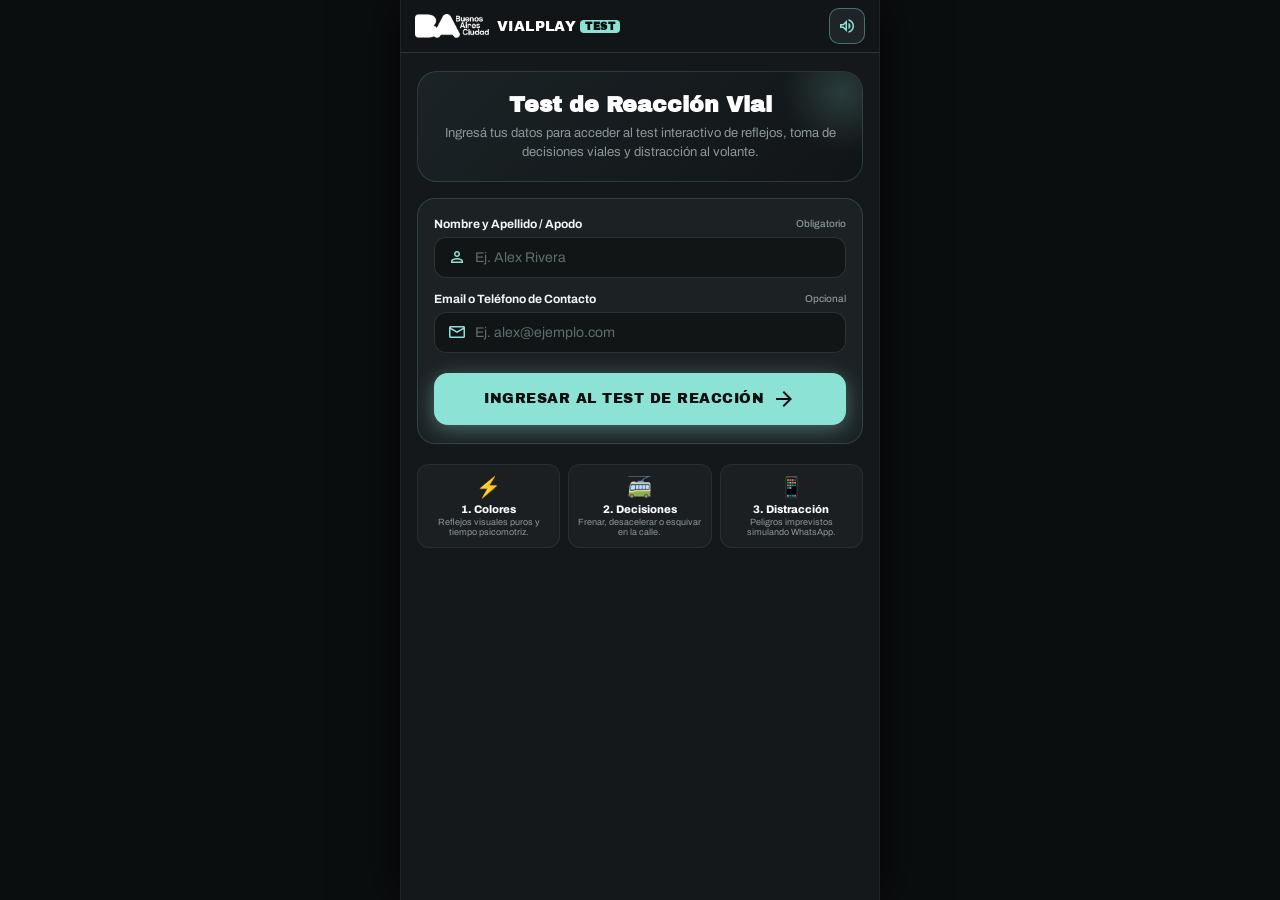
<file: index.html>
<!DOCTYPE html>
<html lang="es">
<head>
  <meta charset="UTF-8">
  <meta name="viewport" content="width=device-width, initial-scale=1.0, maximum-scale=1.0, user-scalable=no, viewport-fit=cover">
  <meta name="apple-mobile-web-app-capable" content="yes">
  <meta name="apple-mobile-web-app-status-bar-style" content="black-translucent">
  <meta name="theme-color" content="#0b0e0f">
  <title>VialPlay - Test de Tiempo de Reacci&oacute;n | GCBA</title>
  <meta name="description" content="Test de tiempo de reacci&oacute;n para celulares. Eval&uacute;a tus reflejos viales, decisiones y efecto de distracciones con el celular. Seguridad Vial BA.">

  <!-- Google Fonts & Material Symbols -->
  <link rel="preconnect" href="https://fonts.googleapis.com">
  <link rel="preconnect" href="https://fonts.gstatic.com" crossorigin>
  <link href="https://fonts.googleapis.com/css2?family=Archivo+Black&family=Archivo:wght@400;600;700;800;900&family=Barlow+Condensed:wght@700;800;900&display=swap" rel="stylesheet">
  <link href="https://fonts.googleapis.com/css2?family=Material+Symbols+Outlined:opsz,wght,FILL,GRAD@20..48,100..700,0..1,-50..200" rel="stylesheet">

  <link rel="stylesheet" href="style.css">
</head>
<body>

  <!-- MOBILE APP SHELL WRAPPER -->
  <div class="mobile-app-wrapper">

    <!-- INSTITUTIONAL APP HEADER -->
    <header class="app-header">
      <div class="header-inner">
        <!-- Brand & Logo BA -->
        <div class="brand-group" id="header-brand-block" title="VialPlay">
          <img src="assets/brand/logo_ba.png" alt="BA Ciudad" class="brand-logo" onerror="this.style.display='none'">
          <div class="brand-title">
            <span>VIALPLAY</span>
            <span class="brand-tag">TEST</span>
          </div>
        </div>

        <!-- Header Actions -->
        <div class="header-actions">
          <!-- Player Chip (Visible once logged in) -->
          <div class="player-status-chip" id="header-player-chip" title="Cambiar Participante / Cerrar Sesi&oacute;n">
            <span class="material-symbols-outlined" style="font-size:18px;color:var(--accent-cyan);">person</span>
            <span class="player-chip-name" id="header-player-name">Participante</span>
            <span class="material-symbols-outlined" style="font-size:14px;color:var(--accent-cyan);">swap_horiz</span>
          </div>

          <!-- Sound Toggle -->
          <button type="button" class="header-icon-btn active-sound" id="btn-toggle-sound" title="Alternar Sonido" aria-label="Alternar Sonido">
            <span class="material-symbols-outlined" id="sound-icon-symbol" style="font-size:20px;">volume_up</span>
          </button>
        </div>
      </div>
    </header>

    <!-- VIEWPORT CONTENT WITH SECTIONS -->
    <main class="screens-viewport">

      <!-- ===============================================================
           SECCION 1: LOGIN Y ACCESO DE PARTICIPANTE
           =============================================================== -->
      <section id="screen-login" class="screen-section active">
        <div class="login-screen-wrap">

          <!-- Hero Presentation Card -->
          <div class="login-hero-card">
            <h1 class="login-title">Test de Reacci&oacute;n Vial</h1>
            <p class="login-subtitle">
              Ingres&aacute; tus datos para acceder al test interactivo de reflejos, toma de decisiones viales y distracci&oacute;n al volante.
            </p>
          </div>

          <!-- Login Form Card -->
          <form id="form-login" class="login-form-card" onsubmit="event.preventDefault();">
            <!-- Full Name / Nickname -->
            <div class="input-block">
              <div class="input-label-row">
                <label for="input-player-name">Nombre y Apellido / Apodo</label>
                <span class="input-hint">Obligatorio</span>
              </div>
              <div class="input-box-wrap">
                <span class="material-symbols-outlined">person</span>
                <input type="text" id="input-player-name" class="text-input" placeholder="Ej. Alex Rivera" required maxlength="32" autocomplete="name">
              </div>
            </div>

            <!-- Email or Phone -->
            <div class="input-block">
              <div class="input-label-row">
                <label for="input-player-email">Email o Tel&eacute;fono de Contacto</label>
                <span class="input-hint">Opcional</span>
              </div>
              <div class="input-box-wrap">
                <span class="material-symbols-outlined">mail</span>
                <input type="email" id="input-player-email" class="text-input" placeholder="Ej. alex@ejemplo.com" autocomplete="email">
              </div>
            </div>

            <!-- Submit CTA -->
            <button type="submit" id="btn-submit-login" class="btn-login-submit" style="margin-top:6px;">
              <span>INGRESAR AL TEST DE REACCI&Oacute;N</span>
              <span class="material-symbols-outlined">arrow_forward</span>
            </button>
          </form>

          <!-- 3 Pedagogical Features Highlight -->
          <div class="login-feature-boxes">
            <div class="feature-box">
              <div class="feat-icon">&#9889;</div>
              <div class="feat-title">1. Colores</div>
              <div class="feat-desc">Reflejos visuales puros y tiempo psicomotriz.</div>
            </div>
            <div class="feature-box">
              <div class="feat-icon">&#128654;</div>
              <div class="feat-title">2. Decisiones</div>
              <div class="feat-desc">Frenar, desacelerar o esquivar en la calle.</div>
            </div>
            <div class="feature-box">
              <div class="feat-icon">&#128241;</div>
              <div class="feat-title">3. Distracci&oacute;n</div>
              <div class="feat-desc">Peligros imprevistos simulando WhatsApp.</div>
            </div>
          </div>

        </div>
      </section>

      <!-- ===============================================================
           SECCION 2: TEST DE TIEMPO DE REACCION (SISTEMA DE RULETA VIAL)
           (ACCESO RECIEN DESPUES DE LOGUEARSE)
           =============================================================== -->
      <section id="screen-test" class="screen-section">
        <div class="test-screen-wrap">

          <!-- Level Tabs (3 Levels from Ruleta Vial) -->
          <div class="level-selector-wrap" id="level-selector-wrap">
            <button type="button" class="level-tab-btn active" id="tab-lvl-1" data-level="1">
              <span class="material-symbols-outlined" style="font-size:16px;">palette</span>
              <span>1. Colores</span>
            </button>
            <button type="button" class="level-tab-btn" id="tab-lvl-2" data-level="2">
              <span class="material-symbols-outlined" style="font-size:16px;">traffic</span>
              <span>2. Decisiones</span>
            </button>
            <button type="button" class="level-tab-btn" id="tab-lvl-3" data-level="3">
              <span class="material-symbols-outlined" style="font-size:16px;">smartphone</span>
              <span>3. Distracci&oacute;n</span>
            </button>
          </div>

          <!-- Status Bar & Progress Dots -->
          <div class="status-bar">
            <div class="round-info">
              <span class="round-badge" id="round-badge">EST&Iacute;MULO 1 / 5</span>
              <span id="round-state-text" style="color:var(--text-muted)">Toc&aacute; para iniciar</span>
            </div>
            <div class="dots-wrap" id="dots-wrap">
              <!-- Indicators generated dynamically -->
            </div>
          </div>

          <!-- Central Stimulus Arena -->
          <div class="stimulus-card state-idle" id="stimulus-card">
            <!-- Countdown timeout progress fill -->
            <div class="card-timer-bar">
              <div class="card-timer-fill" id="card-timer-fill"></div>
            </div>

            <!-- Simulated WhatsApp / Phone Distraction Popup (Level 3) -->
            <div class="distraction-popup" id="distraction-popup">
              <div class="wa-icon">
                <span class="material-symbols-outlined">chat</span>
              </div>
              <div class="wa-content">
                <div class="wa-sender" id="wa-sender">WhatsApp &bull; Mam&aacute;</div>
                <div class="wa-text" id="wa-text">&quot;&iquest;A qu&eacute; hora lleg&aacute;s? &iexcl;Avisame cuando salgas!&quot;</div>
              </div>
            </div>

            <!-- Category Badge -->
            <div class="stimulus-category-badge" id="stimulus-cat-badge">
              <span class="material-symbols-outlined" style="font-size:15px;">touch_app</span>
              <span id="cat-badge-text">NIVEL 1 &bull; REFLEJOS CROM&Aacute;TICOS</span>
            </div>

            <!-- Visual Element Wrap (Orb, Sign, Traffic light) -->
            <div class="stimulus-visual-wrap" id="stimulus-visual">
              <div class="color-orb" style="background:#ff1744;box-shadow:0 0 25px #ff1744;"></div>
            </div>

            <!-- Title & Pedagogical Description -->
            <h2 class="stimulus-title" id="stimulus-title">TOC&Aacute; PARA INICIAR</h2>
            <p class="stimulus-desc" id="stimulus-desc">
              Aparecer&aacute; un color sorpresa. Presion&aacute; el bot&oacute;n correspondiente lo m&aacute;s r&aacute;pido posible.
            </p>

            <!-- Begin Button -->
            <button type="button" id="btn-start-game-cta" class="btn-start-cta">
              <span class="material-symbols-outlined" style="font-size:18px;">play_arrow</span>
              <span>COMENZAR NIVEL</span>
            </button>

            <!-- Live Millisecond Badge -->
            <div class="live-timer-badge" id="live-timer-badge">
              0.00 s
            </div>

            <!-- Immediate Feedback Message Banner -->
            <div class="feedback-banner" id="feedback-banner">
              <span class="material-symbols-outlined" style="font-size:18px;" id="feedback-icon">check_circle</span>
              <span id="feedback-text">&iexcl;Correcto!</span>
            </div>
          </div>

          <!-- 4 Large Mobile Action Buttons -->
          <div class="actions-grid" id="actions-grid">
            <!-- Injected dynamically per level -->
          </div>

          <!-- Final Results Card -->
          <div class="results-card" id="results-card">
            <div style="width:48px;height:48px;border-radius:50%;background:rgba(141,226,214,0.15);display:flex;align-items:center;justify-content:center;color:var(--accent-cyan);">
              <span class="material-symbols-outlined" style="font-size:28px;">military_tech</span>
            </div>

            <div>
              <div class="results-hero-val" id="res-avg-time">0.55 s</div>
              <div class="results-hero-label" id="res-title-mode">Tiempo Promedio de Reacci&oacute;n</div>
            </div>

            <div class="results-stats-grid">
              <div class="stat-mini-box">
                <div class="stat-mini-val" id="res-best-time" style="color:var(--accent-cyan);">0.42 s</div>
                <div class="stat-mini-lbl">Mejor Reacci&oacute;n</div>
              </div>
              <div class="stat-mini-box">
                <div class="stat-mini-val" id="res-accuracy" style="color:var(--accent-green);">5 / 5</div>
                <div class="stat-mini-lbl">Aciertos</div>
              </div>
              <div class="stat-mini-box">
                <div class="stat-mini-val" id="res-blind-dist" style="color:var(--accent-yellow);">6.1 m</div>
                <div class="stat-mini-lbl">Distancia a 40 km/h</div>
              </div>
            </div>

            <div class="results-advice-box">
              <span class="material-symbols-outlined" style="color:var(--accent-yellow);font-size:20px;flex-shrink:0;">lightbulb</span>
              <div id="res-advice-text">
                &iexcl;Gran capacidad de respuesta! Mantener esta concentraci&oacute;n en el tr&aacute;nsito urbano previene frenadas imprevistas y siniestros graves.
              </div>
            </div>

            <div class="results-actions-row">
              <button type="button" class="btn-replay-primary" id="btn-replay">
                <span class="material-symbols-outlined" style="font-size:18px;">refresh</span>
                <span>Reintentar Nivel</span>
              </button>
              <button type="button" class="btn-next-level" id="btn-next-level" style="display:none;">
                <span>Siguiente Nivel</span>
                <span class="material-symbols-outlined" style="font-size:18px;">arrow_forward</span>
              </button>
              <button type="button" class="btn-back-hub" id="btn-back-login">
                <span class="material-symbols-outlined" style="font-size:16px;">person</span>
                <span>Cambiar Participante</span>
              </button>
            </div>
          </div>

          <!-- Blind Distance Traveled Matrix -->
          <div class="distance-matrix-card" id="distance-matrix-card">
            <div class="distance-matrix-header">
              <div class="distance-matrix-title">
                <span class="material-symbols-outlined" style="font-size:16px;color:var(--accent-cyan);">straighten</span>
                <span>Metros a ciegas durante tu reacci&oacute;n</span>
              </div>
              <span class="distance-time-tag" id="distance-time-tag">Ref. 0.75 s</span>
            </div>

            <div class="distance-cols-grid">
              <div class="distance-col-box">
                <span class="dist-speed-lbl dist-speed-tag-40">40 km/h</span>
                <span class="dist-val" id="dist-val-40" style="color:var(--accent-green)">8.3 m</span>
                <span class="dist-sub">Calles / Escuelas</span>
              </div>
              <div class="distance-col-box">
                <span class="dist-speed-lbl dist-speed-tag-60">60 km/h</span>
                <span class="dist-val" id="dist-val-60" style="color:var(--accent-yellow)">12.5 m</span>
                <span class="dist-sub">Avenidas</span>
              </div>
              <div class="distance-col-box">
                <span class="dist-speed-lbl dist-speed-tag-100">100 km/h</span>
                <span class="dist-val" id="dist-val-100" style="color:var(--accent-red)">20.8 m</span>
                <span class="dist-sub">Autopistas</span>
              </div>
            </div>
          </div>

        </div>
      </section>

    </main>

  </div>

  <!-- ===============================================================
       ADMIN MODAL / PANEL (FORMATO PC PARA EL STAND)
       =============================================================== -->
  <div class="admin-modal-overlay" id="admin-modal">
    <div class="admin-modal-card admin-pc-window">
      
      <!-- HEADER PC -->
      <div class="admin-pc-header">
        <div class="admin-pc-brand">
          <img src="assets/brand/logo_ba.png" alt="BA Ciudad" class="admin-ba-logo" onerror="this.style.display='none'">
          <div class="admin-pc-titles">
            <div class="admin-pc-badge-row">
              <span class="admin-sys-tag">PANEL DE CONTROL &bull; STAND VIAL</span>
              <span class="admin-live-tag"><span class="live-dot"></span> EN VIVO</span>
            </div>
            <h2 class="admin-pc-title">Monitoreo de Participantes y M&eacute;tricas</h2>
          </div>
        </div>

        <div class="admin-header-actions">
          <div class="admin-hint-pill">
            <span class="material-symbols-outlined" style="font-size:14px;">keyboard</span>
            <span>Atajo: <strong>Ctrl + A</strong></span>
          </div>
          <button type="button" class="btn-close-pc-admin" id="btn-close-admin" title="Cerrar Panel (Esc)">
            <span class="material-symbols-outlined">close</span>
            <span class="btn-text-pc">Cerrar Panel</span>
          </button>
        </div>
      </div>

      <!-- Password auth view (PC Centered Box) -->
      <div id="admin-auth-view" class="admin-pc-auth-wrap">
        <div class="admin-auth-card">
          <div class="auth-icon-wrap">
            <span class="material-symbols-outlined" style="font-size:28px;">lock_open</span>
          </div>
          <h3 class="auth-card-title">Acceso Operador del Stand</h3>
          <p class="auth-card-desc">Ingres&aacute; la clave de administrador para acceder a las estad&iacute;sticas completas del stand, listado de participantes y exportaci&oacute;n a Excel.</p>
          <div class="input-box-wrap" style="width:100%;margin:14px 0 6px;">
            <span class="material-symbols-outlined">key</span>
            <input type="password" id="input-admin-pass" class="text-input" placeholder="Clave de operador (1234)">
          </div>
          <div id="admin-auth-error" class="admin-auth-err">Clave incorrecta. Clave predeterminada: <code>1234</code></div>
          <button type="button" class="btn-login-submit" id="btn-submit-admin-auth" style="margin-top:12px;width:100%;">
            <span class="material-symbols-outlined">login</span>
            <span>Ingresar al Panel del Stand</span>
          </button>
        </div>
      </div>

      <!-- Protected Admin Content (Formato PC) -->
      <div id="admin-content-view" class="admin-pc-content" style="display:none;">
        
        <!-- 4 Widescreen KPI Metric Cards -->
        <div class="admin-kpi-grid">
          <div class="kpi-card">
            <div class="kpi-icon-wrap cyan">
              <span class="material-symbols-outlined">group</span>
            </div>
            <div class="kpi-info">
              <span class="kpi-label">Total Participantes</span>
              <span class="kpi-value" id="admin-stat-total">0</span>
              <span class="kpi-sub">Evaluaciones registradas</span>
            </div>
          </div>

          <div class="kpi-card">
            <div class="kpi-icon-wrap green">
              <span class="material-symbols-outlined">emoji_events</span>
            </div>
            <div class="kpi-info">
              <span class="kpi-label">R&eacute;cord del Stand</span>
              <span class="kpi-value text-green" id="admin-stat-best">0.00s</span>
              <span class="kpi-sub">Tiempo m&aacute;s r&aacute;pido</span>
            </div>
          </div>

          <div class="kpi-card">
            <div class="kpi-icon-wrap yellow">
              <span class="material-symbols-outlined">speed</span>
            </div>
            <div class="kpi-info">
              <span class="kpi-label">Tiempo Promedio</span>
              <span class="kpi-value text-yellow" id="admin-stat-avg">0.00s</span>
              <span class="kpi-sub">Media general del stand</span>
            </div>
          </div>

          <div class="kpi-card">
            <div class="kpi-icon-wrap purple">
              <span class="material-symbols-outlined">verified</span>
            </div>
            <div class="kpi-info">
              <span class="kpi-label">Tasa de Acierto</span>
              <span class="kpi-value text-purple" id="admin-stat-acc">100%</span>
              <span class="kpi-sub">Precisi&oacute;n psicomotriz</span>
            </div>
          </div>
        </div>

        <!-- Desktop Action & Search Toolbar -->
        <div class="admin-pc-toolbar">
          <div class="toolbar-left">
            <div class="search-input-wrap">
              <span class="material-symbols-outlined">search</span>
              <input type="text" id="admin-search-input" placeholder="Buscar por participante o email...">
            </div>
            <div class="filter-level-group" id="admin-level-filters">
              <button type="button" class="lvl-filter-btn active" data-filter="all">Todos</button>
              <button type="button" class="lvl-filter-btn" data-filter="1">1. Colores</button>
              <button type="button" class="lvl-filter-btn" data-filter="2">2. Decisiones</button>
              <button type="button" class="lvl-filter-btn" data-filter="3">3. Celular</button>
            </div>
          </div>

          <div class="toolbar-right">
            <button type="button" class="btn-pc-action export" id="btn-admin-export">
              <span class="material-symbols-outlined">download</span>
              <span>Exportar a Excel (CSV)</span>
            </button>
            <button type="button" class="btn-pc-action danger" id="btn-admin-clear">
              <span class="material-symbols-outlined">delete_sweep</span>
              <span>Borrar Historial</span>
            </button>
          </div>
        </div>

        <!-- Desktop Table Container -->
        <div class="admin-pc-table-wrap">
          <table class="admin-pc-table">
            <thead>
              <tr>
                <th style="width:45px;">#</th>
                <th style="width:145px;">Fecha y Hora</th>
                <th>Participante</th>
                <th>Email / Contacto</th>
                <th style="width:155px;">Nivel Evaluado</th>
                <th style="width:130px;">T. Promedio</th>
                <th style="width:115px;">Mejor Reacc.</th>
                <th style="width:95px;">Aciertos</th>
              </tr>
            </thead>
            <tbody id="admin-table-body">
              <tr>
                <td colspan="8" style="text-align:center;color:var(--text-muted);padding:26px;">No hay registros a&uacute;n.</td>
              </tr>
            </tbody>
          </table>
        </div>

        <!-- PC Footer -->
        <div class="admin-pc-footer">
          <div class="footer-note">
            <span class="material-symbols-outlined" style="font-size:16px;">devices</span>
            <span>Estaci&oacute;n local de stand &bull; Datos guardados en este equipo</span>
          </div>
          <div class="records-counter" id="admin-records-count">0 registros</div>
        </div>

      </div>

    </div>
  </div>

  <!-- APPLICATION LOGIC -->
  <script src="app.js"></script>
</body>
</html>
</file>
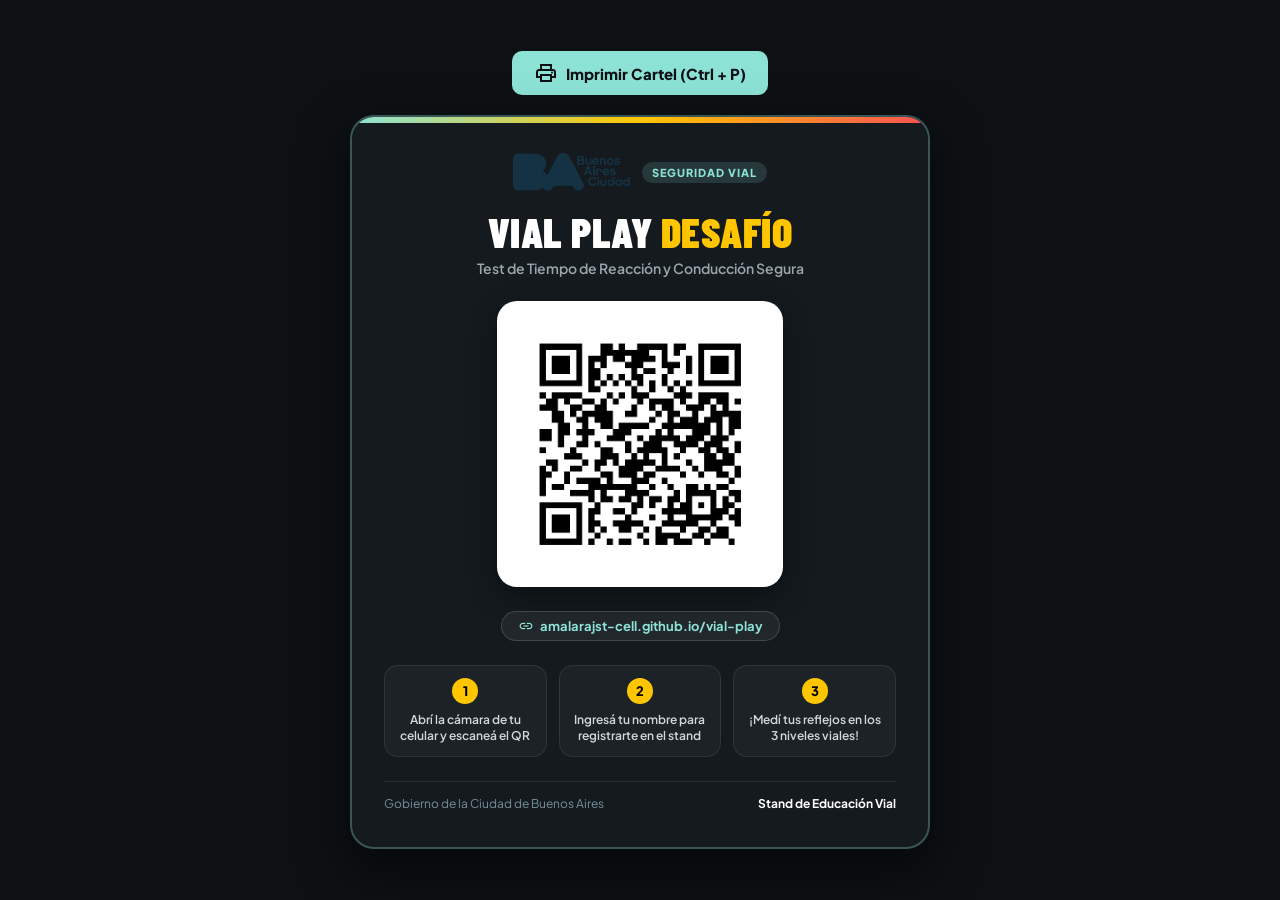
<file: cartel_qr_alumnos.html>
<!DOCTYPE html>
<html lang="es">
<head>
  <meta charset="UTF-8">
  <meta name="viewport" content="width=device-width, initial-scale=1.0">
  <title>Cartel QR Alumnos - VIAL PLAY</title>
  <link rel="preconnect" href="https://fonts.googleapis.com">
  <link rel="preconnect" href="https://fonts.gstatic.com" crossorigin>
  <link href="https://fonts.googleapis.com/css2?family=Barlow+Condensed:wght@700;800;900&family=Plus+Jakarta+Sans:wght@500;600;700;800&family=Material+Symbols+Outlined:opsz,wght,FILL,GRAD@20..48,100..700,0..1,-50..200&display=swap" rel="stylesheet">
  <style>
    * {
      box-sizing: border-box;
      margin: 0;
      padding: 0;
    }

    body {
      background: #0d1114;
      color: #ffffff;
      font-family: 'Plus Jakarta Sans', sans-serif;
      min-height: 100vh;
      display: flex;
      flex-direction: column;
      align-items: center;
      justify-content: center;
      padding: 24px;
    }

    .print-bar {
      margin-bottom: 20px;
      display: flex;
      gap: 12px;
      align-items: center;
    }

    .btn-print {
      background: #8de2d6;
      color: #0d1114;
      border: none;
      padding: 10px 22px;
      font-size: 15px;
      font-weight: 800;
      border-radius: 10px;
      cursor: pointer;
      display: flex;
      align-items: center;
      gap: 8px;
      transition: transform 0.15s ease, background 0.15s ease;
      font-family: inherit;
    }

    .btn-print:hover {
      background: #a9ede4;
      transform: translateY(-2px);
    }

    /* Flyer Card */
    .flyer {
      width: 100%;
      max-width: 580px;
      background: #141a1e;
      border: 2px solid rgba(141, 226, 214, 0.3);
      border-radius: 24px;
      padding: 36px 32px;
      text-align: center;
      box-shadow: 0 20px 50px rgba(0, 0, 0, 0.6);
      position: relative;
      overflow: hidden;
    }

    .flyer::before {
      content: '';
      position: absolute;
      top: 0;
      left: 0;
      right: 0;
      height: 6px;
      background: linear-gradient(90deg, #8de2d6, #ffc600, #ff5252);
    }

    .flyer-header {
      display: flex;
      align-items: center;
      justify-content: center;
      gap: 12px;
      margin-bottom: 18px;
    }

    .logo-ba {
      height: 38px;
      object-fit: contain;
    }

    .tag-stand {
      background: rgba(141, 226, 214, 0.15);
      color: #8de2d6;
      font-size: 11px;
      font-weight: 800;
      letter-spacing: 1px;
      padding: 4px 10px;
      border-radius: 20px;
      text-transform: uppercase;
    }

    .title-main {
      font-family: 'Barlow Condensed', sans-serif;
      font-size: 42px;
      font-weight: 900;
      letter-spacing: 0.5px;
      line-height: 1.05;
      text-transform: uppercase;
      color: #ffffff;
      margin-bottom: 6px;
    }

    .title-main span {
      color: #ffc600;
    }

    .subtitle {
      font-size: 14px;
      color: #9aa6ac;
      margin-bottom: 24px;
      font-weight: 600;
    }

    /* QR Box */
    .qr-container {
      background: #ffffff;
      border-radius: 20px;
      padding: 18px;
      display: inline-block;
      margin: 0 auto 20px;
      box-shadow: 0 10px 30px rgba(0, 0, 0, 0.4);
    }

    .qr-container img {
      width: 250px;
      height: 250px;
      display: block;
      border-radius: 8px;
    }

    .qr-url-pill {
      display: inline-flex;
      align-items: center;
      gap: 6px;
      background: rgba(255, 255, 255, 0.06);
      border: 1px solid rgba(255, 255, 255, 0.15);
      padding: 6px 16px;
      border-radius: 30px;
      font-size: 13px;
      font-weight: 700;
      color: #8de2d6;
      margin-bottom: 24px;
    }

    /* Steps */
    .steps-grid {
      display: grid;
      grid-template-columns: repeat(3, 1fr);
      gap: 12px;
      margin-bottom: 24px;
      text-align: center;
    }

    .step-item {
      background: rgba(255, 255, 255, 0.04);
      border: 1px solid rgba(255, 255, 255, 0.08);
      border-radius: 14px;
      padding: 12px 10px;
    }

    .step-num {
      width: 26px;
      height: 26px;
      background: #ffc600;
      color: #000000;
      font-weight: 900;
      border-radius: 50%;
      display: flex;
      align-items: center;
      justify-content: center;
      font-size: 13px;
      margin: 0 auto 8px;
    }

    .step-text {
      font-size: 12px;
      color: #cfd8dc;
      line-height: 1.3;
      font-weight: 600;
    }

    /* Footer */
    .flyer-footer {
      border-top: 1px solid rgba(255, 255, 255, 0.08);
      padding-top: 14px;
      font-size: 12px;
      color: #78909c;
      display: flex;
      align-items: center;
      justify-content: space-between;
    }

    .flyer-footer strong {
      color: #ffffff;
    }

    /* Print rules for clean sheet printing */
    @media print {
      body {
        background: #ffffff !important;
        color: #000000 !important;
        padding: 0;
      }
      .print-bar {
        display: none !important;
      }
      .flyer {
        max-width: 100%;
        border: 2px solid #333;
        box-shadow: none;
        background: #ffffff !important;
        color: #000000 !important;
        border-radius: 0;
        padding: 40px;
      }
      .title-main {
        color: #000000 !important;
      }
      .title-main span {
        color: #d97706 !important;
      }
      .subtitle {
        color: #4b5563 !important;
      }
      .step-item {
        border-color: #cbd5e1 !important;
        background: #f8fafc !important;
      }
      .step-text {
        color: #1e293b !important;
      }
      .qr-url-pill {
        border-color: #94a3b8 !important;
        color: #0f172a !important;
        background: #f1f5f9 !important;
      }
      .flyer-footer {
        color: #64748b !important;
        border-top-color: #e2e8f0 !important;
      }
      .flyer-footer strong {
        color: #0f172a !important;
      }
    }
  </style>
</head>
<body>

  <div class="print-bar">
    <button class="btn-print" onclick="window.print()">
      <span class="material-symbols-outlined">print</span>
      <span>Imprimir Cartel (Ctrl + P)</span>
    </button>
  </div>

  <div class="flyer">
    <div class="flyer-header">
      <img src="assets/brand/logo_ba.png" alt="Buenos Aires Ciudad" class="logo-ba">
      <span class="tag-stand">Seguridad Vial</span>
    </div>

    <h1 class="title-main">VIAL PLAY <span>DESAF&Iacute;O</span></h1>
    <p class="subtitle">Test de Tiempo de Reacci&oacute;n y Conducci&oacute;n Segura</p>

    <!-- QR Code Image -->
    <div class="qr-container">
      <img src="qr_online_github.png" onerror="this.src='https://quickchart.io/qr?text=https%3A%2F%2Famalarajst-cell.github.io%2Fvial-play%2F&size=600'" alt="Código QR Vial Play" id="qr-img">
    </div>

    <div>
      <div class="qr-url-pill">
        <span class="material-symbols-outlined" style="font-size:16px;">link</span>
        <span>amalarajst-cell.github.io/vial-play</span>
      </div>
    </div>

    <!-- Steps -->
    <div class="steps-grid">
      <div class="step-item">
        <div class="step-num">1</div>
        <div class="step-text">Abr&iacute; la c&aacute;mara de tu celular y escane&aacute; el QR</div>
      </div>
      <div class="step-item">
        <div class="step-num">2</div>
        <div class="step-text">Ingres&aacute; tu nombre para registrarte en el stand</div>
      </div>
      <div class="step-item">
        <div class="step-num">3</div>
        <div class="step-text">&iexcl;Med&iacute; tus reflejos en los 3 niveles viales!</div>
      </div>
    </div>

    <div class="flyer-footer">
      <span>Gobierno de la Ciudad de Buenos Aires</span>
      <strong>Stand de Educaci&oacute;n Vial</strong>
    </div>
  </div>

</body>
</html>
</file>
<file: style.css>
/* ==========================================================================
   VIAL PLAY - TEST DE TIEMPO DE REACCIÓN
   Mobile-First Stylesheet | Gobierno de la Ciudad de Buenos Aires
   ========================================================================== */

:root {
  --bg: #0b0e0f;
  --surface: #14181a;
  --surface-card: #1c2124;
  --surface-hover: #262c30;
  --surface-border: rgba(141, 226, 214, 0.16);
  --text: #f0f4f5;
  --text-muted: #8c979a;
  --text-dim: #606d70;
  --accent-cyan: #8DE2D6;
  --accent-yellow: #FFC600;
  --accent-red: #FF4444;
  --accent-green: #00E676;
  --accent-blue: #2979FF;
  --accent-amber: #FFA000;
  --accent-purple: #A855F7;
  --font-main: 'Archivo', -apple-system, BlinkMacSystemFont, 'Segoe UI', Roboto, sans-serif;
  --font-display: 'Archivo Black', sans-serif;
  --font-condensed: 'Barlow Condensed', sans-serif;
  --safe-top: env(safe-area-inset-top, 0px);
  --safe-bottom: env(safe-area-inset-bottom, 0px);
}

* {
  box-sizing: border-box;
  margin: 0;
  padding: 0;
  user-select: none;
  -webkit-tap-highlight-color: transparent;
}

html, body {
  width: 100%;
  min-height: 100%;
  background-color: var(--bg);
  color: var(--text);
  font-family: var(--font-main);
  overflow-x: hidden;
  touch-action: manipulation;
}

body {
  display: flex;
  justify-content: center;
  align-items: stretch;
}

/* ==========================================================================
   MOBILE CONTAINER WRAPPER (Smartphone Frame on Desktop, 100% on Mobile)
   ========================================================================== */
.mobile-app-wrapper {
  width: 100%;
  max-width: 480px;
  min-height: 100vh;
  min-height: 100dvh;
  display: flex;
  flex-direction: column;
  background-color: var(--surface);
  position: relative;
  box-shadow: 0 0 50px rgba(0, 0, 0, 0.85);
  border-left: 1px solid rgba(255, 255, 255, 0.05);
  border-right: 1px solid rgba(255, 255, 255, 0.05);
}

/* ==========================================================================
   APP HEADER
   ========================================================================== */
.app-header {
  position: sticky;
  top: 0;
  z-index: 60;
  background: rgba(18, 22, 24, 0.95);
  backdrop-filter: blur(12px);
  -webkit-backdrop-filter: blur(12px);
  border-bottom: 1px solid var(--surface-border);
  padding: calc(8px + var(--safe-top)) 14px 8px;
}

.header-inner {
  display: flex;
  align-items: center;
  justify-content: space-between;
  gap: 10px;
}

.brand-group {
  display: flex;
  align-items: center;
  gap: 8px;
}

.brand-logo {
  height: 24px;
  width: auto;
  object-fit: contain;
  filter: brightness(0) invert(1);
}

.brand-title {
  font-family: var(--font-display);
  font-size: 14px;
  letter-spacing: 0.4px;
  color: #ffffff;
  display: flex;
  align-items: center;
  gap: 4px;
}

.brand-tag {
  font-size: 10px;
  background: var(--accent-cyan);
  color: #0b0e0f;
  font-weight: 900;
  padding: 1px 5px;
  border-radius: 4px;
  letter-spacing: 0.5px;
}

.header-actions {
  display: flex;
  align-items: center;
  gap: 6px;
}

.player-status-chip {
  display: none;
  align-items: center;
  gap: 6px;
  background: rgba(141, 226, 214, 0.12);
  border: 1px solid rgba(141, 226, 214, 0.3);
  padding: 4px 10px;
  border-radius: 999px;
  cursor: pointer;
  transition: all 0.2s ease;
}

.player-status-chip:hover {
  background: rgba(141, 226, 214, 0.22);
}

.player-chip-avatar {
  width: 20px;
  height: 20px;
  border-radius: 50%;
  object-fit: contain;
  background: #202628;
}

.player-chip-name {
  font-size: 12px;
  font-weight: 700;
  color: var(--accent-cyan);
  max-width: 90px;
  white-space: nowrap;
  overflow: hidden;
  text-overflow: ellipsis;
}

.header-icon-btn {
  background: #1e2427;
  border: 1px solid rgba(255, 255, 255, 0.1);
  color: var(--text-muted);
  width: 36px;
  height: 36px;
  border-radius: 10px;
  display: inline-flex;
  align-items: center;
  justify-content: center;
  cursor: pointer;
  transition: all 0.15s ease;
}

.header-icon-btn:hover {
  background: #2a3236;
  color: #ffffff;
}

.header-icon-btn.active-sound {
  color: var(--accent-cyan);
  border-color: rgba(141, 226, 214, 0.4);
}

/* ==========================================================================
   SCREENS CONTAINER & SWITCHING
   ========================================================================== */
.screens-viewport {
  flex: 1;
  display: flex;
  flex-direction: column;
  position: relative;
  padding-bottom: var(--safe-bottom);
}

.screen-section {
  display: none;
  flex-direction: column;
  width: 100%;
  animation: fadeIn 0.25s ease-out;
}

.screen-section.active {
  display: flex;
}

@keyframes fadeIn {
  from { opacity: 0; transform: translateY(6px); }
  to { opacity: 1; transform: translateY(0); }
}

/* ==========================================================================
   SCREEN 1: LOGIN / PARTICIPANT REGISTRATION
   ========================================================================== */
.login-screen-wrap {
  padding: 18px 16px 30px;
  display: flex;
  flex-direction: column;
  gap: 16px;
}

.login-hero-card {
  background: linear-gradient(135deg, rgba(29, 36, 39, 0.9) 0%, rgba(17, 21, 23, 0.95) 100%);
  border: 1px solid var(--surface-border);
  border-radius: 20px;
  padding: 20px 18px;
  text-align: center;
  position: relative;
  overflow: hidden;
}

.login-hero-card::after {
  content: '';
  position: absolute;
  top: -40px;
  right: -40px;
  width: 120px;
  height: 120px;
  background: radial-gradient(circle, rgba(141, 226, 214, 0.18) 0%, transparent 70%);
  pointer-events: none;
}

.step-indicator {
  display: inline-flex;
  align-items: center;
  gap: 6px;
  background: rgba(141, 226, 214, 0.12);
  border: 1px solid rgba(141, 226, 214, 0.25);
  color: var(--accent-cyan);
  padding: 3px 10px;
  border-radius: 999px;
  font-size: 11px;
  font-weight: 800;
  text-transform: uppercase;
  letter-spacing: 0.5px;
  margin-bottom: 12px;
}

.login-title {
  font-family: var(--font-display);
  font-size: 22px;
  line-height: 1.2;
  color: #ffffff;
  margin-bottom: 6px;
}

.login-subtitle {
  font-size: 13px;
  color: var(--text-muted);
  line-height: 1.4;
}

/* Login Form */
.login-form-card {
  background: var(--surface-card);
  border: 1px solid var(--surface-border);
  border-radius: 18px;
  padding: 18px 16px;
  display: flex;
  flex-direction: column;
  gap: 14px;
}

.input-block {
  display: flex;
  flex-direction: column;
  gap: 6px;
}

.input-label-row {
  display: flex;
  justify-content: space-between;
  align-items: center;
  font-size: 12px;
  font-weight: 700;
  color: var(--text);
}

.input-hint {
  font-size: 10px;
  color: var(--text-muted);
  font-weight: 500;
}

.input-box-wrap {
  display: flex;
  align-items: center;
  background: #111516;
  border: 1.5px solid rgba(255, 255, 255, 0.12);
  border-radius: 12px;
  padding: 0 12px;
  transition: all 0.2s ease;
}

.input-box-wrap:focus-within {
  border-color: var(--accent-cyan);
  box-shadow: 0 0 14px rgba(141, 226, 214, 0.25);
}

.input-box-wrap .material-symbols-outlined {
  color: var(--accent-cyan);
  font-size: 20px;
  margin-right: 8px;
}

.text-input {
  width: 100%;
  background: transparent;
  border: none;
  color: #ffffff;
  font-family: var(--font-main);
  font-size: 14px;
  padding: 12px 0;
  outline: none;
}

.text-input::placeholder {
  color: var(--text-dim);
}

/* Roles selector */
.role-pills-grid {
  display: grid;
  grid-template-columns: 1fr 1fr;
  gap: 8px;
}

.role-pill-btn {
  display: flex;
  align-items: center;
  gap: 8px;
  background: #111516;
  border: 1.5px solid rgba(255, 255, 255, 0.08);
  border-radius: 12px;
  padding: 9px 10px;
  color: var(--text-muted);
  cursor: pointer;
  transition: all 0.15s ease;
  font-family: var(--font-main);
  font-size: 12px;
  font-weight: 700;
}

.role-pill-btn:hover {
  background: #181d1f;
  color: #ffffff;
}

.role-pill-btn.active {
  background: rgba(141, 226, 214, 0.14);
  border-color: var(--accent-cyan);
  color: var(--accent-cyan);
}

.role-pill-btn .role-icon {
  font-size: 18px;
}

/* Avatar Carousel / Selection */
.avatar-selection-row {
  display: flex;
  gap: 8px;
  overflow-x: auto;
  padding: 4px 2px;
  scrollbar-width: none;
}
.avatar-selection-row::-webkit-scrollbar {
  display: none;
}

.avatar-choice-btn {
  width: 46px;
  height: 46px;
  border-radius: 50%;
  background: #111516;
  border: 2px solid rgba(255, 255, 255, 0.12);
  display: flex;
  align-items: center;
  justify-content: center;
  cursor: pointer;
  flex-shrink: 0;
  transition: all 0.15s ease;
  overflow: hidden;
  padding: 4px;
}

.avatar-choice-btn img {
  width: 100%;
  height: 100%;
  object-fit: contain;
}

.avatar-choice-btn.active {
  border-color: var(--accent-cyan);
  box-shadow: 0 0 12px rgba(141, 226, 214, 0.45);
  transform: scale(1.08);
}

/* Submit CTA */
.btn-login-submit {
  width: 100%;
  background: var(--accent-cyan);
  color: #0b0e0f;
  border: none;
  border-radius: 14px;
  padding: 14px 18px;
  font-family: var(--font-display);
  font-size: 14px;
  letter-spacing: 0.5px;
  text-transform: uppercase;
  cursor: pointer;
  display: flex;
  align-items: center;
  justify-content: center;
  gap: 8px;
  box-shadow: 0 4px 20px rgba(141, 226, 214, 0.4);
  transition: transform 0.1s ease, box-shadow 0.2s ease;
}

.btn-login-submit:active {
  transform: scale(0.98);
}

.login-feature-boxes {
  display: grid;
  grid-template-columns: 1fr 1fr 1fr;
  gap: 8px;
  margin-top: 4px;
}

.feature-box {
  background: rgba(255, 255, 255, 0.03);
  border: 1px solid rgba(255, 255, 255, 0.07);
  border-radius: 12px;
  padding: 10px 8px;
  text-align: center;
}

.feature-box .feat-icon {
  font-size: 20px;
  color: var(--accent-yellow);
  margin-bottom: 4px;
}

.feature-box .feat-title {
  font-size: 11px;
  font-weight: 800;
  color: #ffffff;
  margin-bottom: 2px;
}

.feature-box .feat-desc {
  font-size: 9px;
  color: var(--text-muted);
}

/* ==========================================================================
   SCREEN 2: TEST DE TIEMPO DE REACCIÓN (RULETA VIAL SYSTEM)
   ========================================================================== */
.test-screen-wrap {
  padding: 10px 14px 20px;
  display: flex;
  flex-direction: column;
  gap: 10px;
}

/* Active Player Bar */
.active-player-strip {
  display: flex;
  align-items: center;
  justify-content: space-between;
  background: rgba(29, 34, 36, 0.9);
  border: 1px solid var(--surface-border);
  border-radius: 14px;
  padding: 6px 12px;
}

.player-info-left {
  display: flex;
  align-items: center;
  gap: 8px;
}

.player-avatar-small {
  width: 32px;
  height: 32px;
  border-radius: 50%;
  background: #14181a;
  border: 1.5px solid var(--accent-cyan);
  object-fit: contain;
}

.player-meta-block {
  display: flex;
  flex-direction: column;
}

.player-meta-name {
  font-size: 13px;
  font-weight: 800;
  color: #ffffff;
  line-height: 1.15;
}

.player-meta-role {
  font-size: 10px;
  color: var(--accent-cyan);
  font-weight: 600;
}

.btn-change-player {
  background: transparent;
  border: 1px solid rgba(255, 255, 255, 0.15);
  color: var(--text-muted);
  border-radius: 8px;
  padding: 4px 8px;
  font-size: 11px;
  font-weight: 700;
  cursor: pointer;
  display: flex;
  align-items: center;
  gap: 4px;
  transition: all 0.15s ease;
}

.btn-change-player:hover {
  background: rgba(255, 255, 255, 0.08);
  color: #ffffff;
}

/* Level Tabs */
.level-selector-wrap {
  display: flex;
  background: #121618;
  border: 1px solid var(--surface-border);
  border-radius: 14px;
  padding: 4px;
  gap: 4px;
}

.level-tab-btn {
  flex: 1;
  background: transparent;
  border: none;
  color: var(--text-muted);
  padding: 9px 4px;
  border-radius: 10px;
  font-family: var(--font-condensed);
  font-size: 13px;
  font-weight: 800;
  letter-spacing: 0.4px;
  cursor: pointer;
  display: flex;
  align-items: center;
  justify-content: center;
  gap: 4px;
  transition: all 0.15s ease;
  text-transform: uppercase;
}

.level-tab-btn.active {
  background: var(--accent-cyan);
  color: #0b0e0f;
  box-shadow: 0 2px 10px rgba(141, 226, 214, 0.4);
}

/* Status Bar */
.status-bar {
  display: flex;
  align-items: center;
  justify-content: space-between;
  background: rgba(29, 34, 36, 0.7);
  border: 1px solid var(--surface-border);
  border-radius: 12px;
  padding: 8px 12px;
  font-size: 12px;
  font-weight: 700;
}

.round-info {
  display: flex;
  align-items: center;
  gap: 8px;
  color: #ffffff;
}

.round-badge {
  background: var(--accent-cyan);
  color: #0b0e0f;
  padding: 2px 7px;
  border-radius: 6px;
  font-size: 11px;
  font-weight: 900;
  letter-spacing: 0.4px;
}

.dots-wrap {
  display: flex;
  gap: 5px;
}

.round-dot {
  width: 8px;
  height: 8px;
  border-radius: 50%;
  background: #2a3134;
  transition: all 0.25s ease;
}

.round-dot.done-correct {
  background: var(--accent-green);
  box-shadow: 0 0 6px rgba(0, 230, 118, 0.7);
}

.round-dot.done-wrong {
  background: var(--accent-red);
  box-shadow: 0 0 6px rgba(255, 68, 68, 0.7);
}

.round-dot.active {
  background: var(--accent-yellow);
  box-shadow: 0 0 8px rgba(255, 198, 0, 0.9);
  transform: scale(1.3);
}

/* ==========================================================================
   CENTRAL STIMULUS DISPLAY (ARENA)
   ========================================================================== */
.stimulus-card {
  min-height: 200px;
  background: linear-gradient(180deg, #181d1f 0%, #101415 100%);
  border: 2px solid var(--surface-border);
  border-radius: 18px;
  padding: 16px 14px 14px;
  display: flex;
  flex-direction: column;
  align-items: center;
  justify-content: center;
  text-align: center;
  position: relative;
  overflow: hidden;
  box-shadow: 0 8px 25px rgba(0, 0, 0, 0.5);
  transition: border-color 0.2s ease, box-shadow 0.2s ease, transform 0.15s ease;
}

.card-timer-bar {
  position: absolute;
  top: 0;
  left: 0;
  height: 4px;
  width: 100%;
  background: rgba(255, 255, 255, 0.08);
  overflow: hidden;
}

.card-timer-fill {
  height: 100%;
  width: 100%;
  background: var(--accent-cyan);
  transform-origin: left;
  transform: scaleX(0);
  transition: transform 0.05s linear;
}

.stimulus-card.state-idle {
  border-color: var(--accent-cyan);
  cursor: pointer;
}

.stimulus-card.state-waiting {
  border-color: var(--accent-amber);
  animation: pulse-waiting 1.6s infinite ease-in-out;
}

@keyframes pulse-waiting {
  0%, 100% { box-shadow: 0 0 15px rgba(255, 160, 0, 0.2); }
  50% { box-shadow: 0 0 35px rgba(255, 160, 0, 0.45); }
}

.stimulus-card.state-active {
  border-color: #ffffff;
  box-shadow: 0 0 35px rgba(255, 255, 255, 0.35);
  animation: pop-in 0.15s cubic-bezier(0.175, 0.885, 0.32, 1.275);
}

@keyframes pop-in {
  0% { transform: scale(0.96); }
  100% { transform: scale(1); }
}

.stimulus-card.state-correct {
  border-color: var(--accent-green);
  box-shadow: 0 0 30px rgba(0, 230, 118, 0.45);
}

.stimulus-card.state-wrong {
  border-color: var(--accent-red);
  box-shadow: 0 0 30px rgba(255, 68, 68, 0.45);
}

.stimulus-card.state-early {
  border-color: var(--accent-red);
  box-shadow: 0 0 30px rgba(255, 68, 68, 0.45);
}

/* Category Badge */
.stimulus-category-badge {
  display: inline-flex;
  align-items: center;
  gap: 5px;
  padding: 3px 10px;
  border-radius: 9999px;
  font-size: 11px;
  font-weight: 800;
  text-transform: uppercase;
  letter-spacing: 0.5px;
  margin-bottom: 8px;
  background: rgba(255, 255, 255, 0.08);
  color: var(--text-muted);
}

.cat-color-rojo { background: rgba(255, 68, 68, 0.25); color: #ff6b6b; border: 1px solid #ff4444; }
.cat-color-verde { background: rgba(0, 230, 118, 0.25); color: #00e676; border: 1px solid #00e676; }
.cat-color-amarillo { background: rgba(255, 198, 0, 0.25); color: #ffc600; border: 1px solid #ffc600; }
.cat-color-azul { background: rgba(41, 121, 255, 0.25); color: #82b1ff; border: 1px solid #2979ff; }

.cat-frenar { background: rgba(255, 68, 68, 0.2); color: #ff6b6b; border: 1px solid rgba(255, 68, 68, 0.4); }
.cat-acelerador { background: rgba(255, 160, 0, 0.2); color: #ffb74d; border: 1px solid rgba(255, 160, 0, 0.4); }
.cat-esquivar { background: rgba(168, 85, 247, 0.2); color: #c084fc; border: 1px solid rgba(168, 85, 247, 0.4); }
.cat-omitir { background: rgba(0, 230, 118, 0.2); color: #00e676; border: 1px solid rgba(0, 230, 118, 0.4); }

.stimulus-visual-wrap {
  width: 76px;
  height: 76px;
  display: flex;
  align-items: center;
  justify-content: center;
  margin-bottom: 8px;
  position: relative;
}

/* Graphics: signals and orbs */
.color-orb {
  width: 72px;
  height: 72px;
  border-radius: 50%;
  border: 4px solid #fff;
  box-shadow: 0 0 25px currentColor;
  transition: all 0.15s ease;
}

.sign-pare {
  width: 70px;
  height: 70px;
  background: #D32F2F;
  color: #fff;
  font-family: var(--font-display);
  font-size: 18px;
  letter-spacing: 0.8px;
  display: flex;
  align-items: center;
  justify-content: center;
  clip-path: polygon(30% 0%, 70% 0%, 100% 30%, 100% 70%, 70% 100%, 30% 100%, 0% 70%, 0% 30%);
  border: 3px solid #fff;
  box-shadow: 0 4px 15px rgba(211, 47, 47, 0.6);
}

.sign-preventiva {
  width: 62px;
  height: 62px;
  background: #FFC107;
  color: #121414;
  display: flex;
  align-items: center;
  justify-content: center;
  transform: rotate(45deg);
  border-radius: 6px;
  border: 2px solid #121414;
  box-shadow: 0 4px 15px rgba(255, 193, 7, 0.6);
}
.sign-preventiva > * { transform: rotate(-45deg); }

.sign-informativa {
  width: 66px;
  height: 66px;
  background: #1976D2;
  color: #fff;
  display: flex;
  align-items: center;
  justify-content: center;
  border-radius: 12px;
  border: 2px solid #fff;
  box-shadow: 0 4px 15px rgba(25, 118, 210, 0.6);
}

.sign-maniobra {
  width: 66px;
  height: 66px;
  background: #7B1FA2;
  color: #fff;
  display: flex;
  align-items: center;
  justify-content: center;
  border-radius: 50%;
  border: 2.5px solid #fff;
  box-shadow: 0 4px 15px rgba(123, 31, 162, 0.6);
}

.stimulus-title {
  font-family: var(--font-display);
  font-size: 18px;
  line-height: 1.15;
  letter-spacing: 0.3px;
  text-transform: uppercase;
  margin-bottom: 4px;
}

.stimulus-desc {
  font-size: 12px;
  color: rgba(255, 255, 255, 0.88);
  max-width: 400px;
  line-height: 1.35;
}

/* Distraction popup (Level 3) */
.distraction-popup {
  position: absolute;
  top: 8px;
  left: 10px;
  right: 10px;
  background: rgba(18, 24, 28, 0.96);
  border: 2px solid #25D366;
  border-radius: 12px;
  padding: 8px 12px;
  display: none;
  align-items: center;
  gap: 8px;
  box-shadow: 0 10px 30px rgba(0, 0, 0, 0.8), 0 0 20px rgba(37, 211, 102, 0.4);
  z-index: 20;
  animation: slide-down 0.2s cubic-bezier(0.175, 0.885, 0.32, 1.275);
}

@keyframes slide-down {
  from { transform: translateY(-30px); opacity: 0; }
  to { transform: translateY(0); opacity: 1; }
}

.distraction-popup .wa-icon {
  width: 30px;
  height: 30px;
  background: #25D366;
  color: #fff;
  border-radius: 50%;
  display: flex;
  align-items: center;
  justify-content: center;
  font-size: 18px;
  flex-shrink: 0;
}

.distraction-popup .wa-content {
  text-align: left;
  flex: 1;
}

.distraction-popup .wa-sender {
  font-size: 10px;
  font-weight: 800;
  color: #25D366;
  text-transform: uppercase;
}

.distraction-popup .wa-text {
  font-size: 11px;
  color: #fff;
  font-weight: 600;
}

.live-timer-badge {
  display: none;
  margin-top: 8px;
  background: rgba(0, 0, 0, 0.6);
  border: 1px solid rgba(255, 255, 255, 0.18);
  padding: 3px 12px;
  border-radius: 9999px;
  font-family: var(--font-condensed);
  font-size: 20px;
  font-weight: 800;
  color: var(--accent-cyan);
  letter-spacing: 0.8px;
}

.feedback-banner {
  display: none;
  align-items: center;
  gap: 6px;
  margin-top: 8px;
  padding: 6px 12px;
  border-radius: 10px;
  font-size: 12px;
  font-weight: 700;
}

.feedback-banner.correct {
  background: rgba(0, 230, 118, 0.15);
  border: 1px solid var(--accent-green);
  color: #69f0ae;
}

.feedback-banner.wrong {
  background: rgba(255, 68, 68, 0.15);
  border: 1px solid var(--accent-red);
  color: #ff8a80;
}

.btn-start-cta {
  margin-top: 10px;
  background: var(--accent-cyan);
  color: #0b0e0f;
  font-family: var(--font-display);
  font-size: 13px;
  letter-spacing: 0.5px;
  padding: 9px 20px;
  border: none;
  border-radius: 999px;
  display: inline-flex;
  align-items: center;
  gap: 6px;
  box-shadow: 0 0 20px rgba(141, 226, 214, 0.5);
  cursor: pointer;
}

/* ==========================================================================
   4 MOBILE ACTION BUTTONS GRID
   ========================================================================== */
.actions-grid {
  display: grid;
  grid-template-columns: 1fr 1fr;
  gap: 8px;
  position: relative;
}

.btn-action {
  background: var(--surface-card);
  border: 2px solid transparent;
  border-radius: 16px;
  padding: 12px 10px;
  display: flex;
  flex-direction: column;
  align-items: center;
  justify-content: center;
  gap: 4px;
  cursor: pointer;
  min-height: 80px;
  transition: transform 0.1s ease, filter 0.15s ease, background 0.15s ease;
  position: relative;
  text-align: center;
}

.btn-action:active {
  transform: scale(0.95);
}

.btn-action.disabled {
  opacity: 0.45;
  pointer-events: none;
}

.btn-key-hint {
  position: absolute;
  top: 5px;
  right: 7px;
  font-size: 9px;
  font-weight: 800;
  padding: 1px 4px;
  border-radius: 4px;
  background: rgba(255, 255, 255, 0.08);
  color: var(--text-muted);
}

.btn-action-icon-circle {
  width: 38px;
  height: 38px;
  border-radius: 50%;
  display: flex;
  align-items: center;
  justify-content: center;
  font-size: 20px;
  transition: transform 0.15s ease;
}

.btn-action-title {
  font-family: var(--font-display);
  font-size: 13px;
  letter-spacing: 0.3px;
  text-transform: uppercase;
  line-height: 1.15;
}

.btn-action-sub {
  font-size: 10px;
  color: var(--text-muted);
  line-height: 1.15;
}

/* Level 1 Colors */
.btn-color-rojo {
  background: linear-gradient(180deg, #2a1515 0%, #170d0d 100%);
  border-color: rgba(255, 68, 68, 0.4);
}
.btn-color-rojo .btn-action-icon-circle { background: #ff1744; color: #fff; box-shadow: 0 0 10px rgba(255, 23, 68, 0.5); }
.btn-color-rojo .btn-action-title { color: #ff8a80; }

.btn-color-amarillo {
  background: linear-gradient(180deg, #2b2513 0%, #17140a 100%);
  border-color: rgba(255, 198, 0, 0.4);
}
.btn-color-amarillo .btn-action-icon-circle { background: #ffc107; color: #121414; box-shadow: 0 0 10px rgba(255, 193, 7, 0.5); }
.btn-color-amarillo .btn-action-title { color: #ffd54f; }

.btn-color-verde {
  background: linear-gradient(180deg, #12281a 0%, #0a170f 100%);
  border-color: rgba(0, 230, 118, 0.4);
}
.btn-color-verde .btn-action-icon-circle { background: #00e676; color: #0e1112; box-shadow: 0 0 10px rgba(0, 230, 118, 0.5); }
.btn-color-verde .btn-action-title { color: #69f0ae; }

.btn-color-azul {
  background: linear-gradient(180deg, #131e2e 0%, #0a111b 100%);
  border-color: rgba(41, 121, 255, 0.4);
}
.btn-color-azul .btn-action-icon-circle { background: #2979ff; color: #fff; box-shadow: 0 0 10px rgba(41, 121, 255, 0.5); }
.btn-color-azul .btn-action-title { color: #82b1ff; }

/* Level 2 & 3 Traffic Actions */
.btn-vial-frenar {
  background: linear-gradient(180deg, #261616 0%, #180d0d 100%);
  border-color: rgba(255, 68, 68, 0.4);
}
.btn-vial-frenar .btn-action-icon-circle { background: #ff1744; color: #fff; }
.btn-vial-frenar .btn-action-title { color: #ff8a80; }

.btn-vial-acelerador {
  background: linear-gradient(180deg, #2a2012 0%, #1a130a 100%);
  border-color: rgba(255, 160, 0, 0.4);
}
.btn-vial-acelerador .btn-action-icon-circle { background: #ffa000; color: #121414; }
.btn-vial-acelerador .btn-action-title { color: #ffb74d; }

.btn-vial-esquivar {
  background: linear-gradient(180deg, #221629 0%, #150d1a 100%);
  border-color: rgba(168, 85, 247, 0.4);
}
.btn-vial-esquivar .btn-action-icon-circle { background: #9333ea; color: #fff; }
.btn-vial-esquivar .btn-action-title { color: #d8b4fe; }

.btn-vial-omitir {
  background: linear-gradient(180deg, #11281c 0%, #0c1811 100%);
  border-color: rgba(0, 230, 118, 0.4);
}
.btn-vial-omitir .btn-action-icon-circle { background: #00e676; color: #0b0e0f; }
.btn-vial-omitir .btn-action-title { color: #69f0ae; }

/* Shuffled animation for Level 3 */
.btn-action.shuffled {
  animation: shuffleWiggle 0.4s ease-out;
}

@keyframes shuffleWiggle {
  0% { transform: scale(0.9) rotate(-3deg); }
  50% { transform: scale(1.05) rotate(3deg); }
  100% { transform: scale(1) rotate(0); }
}

.shuffle-hint {
  position: absolute;
  top: 50%;
  left: 50%;
  transform: translate(-50%, -50%);
  background: rgba(255, 68, 68, 0.95);
  color: #ffffff;
  font-family: var(--font-display);
  font-size: 11px;
  letter-spacing: 0.5px;
  padding: 4px 10px;
  border-radius: 999px;
  box-shadow: 0 0 15px rgba(255, 68, 68, 0.6);
  pointer-events: none;
  opacity: 0;
  transition: opacity 0.2s ease;
  z-index: 10;
}
.actions-grid.show-hint .shuffle-hint {
  opacity: 1;
}

/* ==========================================================================
   RESULTS CARD
   ========================================================================== */
.results-card {
  display: none;
  flex-direction: column;
  align-items: center;
  text-align: center;
  background: linear-gradient(180deg, #182023 0%, #101416 100%);
  border: 2px solid var(--accent-cyan);
  border-radius: 20px;
  padding: 20px 16px;
  gap: 12px;
  box-shadow: 0 10px 40px rgba(0, 0, 0, 0.7), 0 0 25px rgba(141, 226, 214, 0.2);
  animation: pop-in 0.3s cubic-bezier(0.175, 0.885, 0.32, 1.275);
}

.results-hero-val {
  font-family: var(--font-condensed);
  font-size: 44px;
  font-weight: 900;
  color: var(--accent-cyan);
  line-height: 1;
  text-shadow: 0 0 20px rgba(141, 226, 214, 0.5);
}

.results-hero-label {
  font-size: 12px;
  color: var(--text-muted);
  text-transform: uppercase;
  letter-spacing: 0.5px;
  font-weight: 700;
}

.results-stats-grid {
  display: grid;
  grid-template-columns: 1fr 1fr 1fr;
  gap: 8px;
  width: 100%;
}

.stat-mini-box {
  background: rgba(0, 0, 0, 0.4);
  border: 1px solid rgba(255, 255, 255, 0.08);
  border-radius: 12px;
  padding: 8px 6px;
  display: flex;
  flex-direction: column;
  align-items: center;
}

.stat-mini-val {
  font-family: var(--font-condensed);
  font-size: 18px;
  font-weight: 800;
  line-height: 1.1;
}

.stat-mini-lbl {
  font-size: 9px;
  color: var(--text-muted);
  margin-top: 2px;
  text-transform: uppercase;
  font-weight: 600;
}

.results-advice-box {
  background: rgba(255, 198, 0, 0.1);
  border: 1px solid rgba(255, 198, 0, 0.3);
  border-radius: 12px;
  padding: 10px 12px;
  font-size: 11px;
  line-height: 1.4;
  color: #fff;
  text-align: left;
  display: flex;
  gap: 8px;
  align-items: flex-start;
}

.results-actions-row {
  display: flex;
  flex-direction: column;
  gap: 8px;
  width: 100%;
  margin-top: 4px;
}

.btn-replay-primary {
  width: 100%;
  background: var(--accent-cyan);
  color: #0b0e0f;
  border: none;
  border-radius: 12px;
  padding: 12px;
  font-family: var(--font-display);
  font-size: 13px;
  cursor: pointer;
  display: flex;
  align-items: center;
  justify-content: center;
  gap: 6px;
}

.btn-next-level {
  width: 100%;
  background: var(--accent-green);
  color: #0b0e0f;
  border: none;
  border-radius: 12px;
  padding: 12px;
  font-family: var(--font-display);
  font-size: 13px;
  cursor: pointer;
  display: inline-flex;
  align-items: center;
  justify-content: center;
  gap: 6px;
}

.btn-back-hub {
  width: 100%;
  background: transparent;
  border: 1px solid rgba(255, 255, 255, 0.15);
  color: var(--text-muted);
  border-radius: 12px;
  padding: 10px;
  font-size: 12px;
  font-weight: 700;
  cursor: pointer;
  text-decoration: none;
  display: flex;
  align-items: center;
  justify-content: center;
  gap: 6px;
}

/* ==========================================================================
   DISTANCE MATRIX CARD
   ========================================================================== */
.distance-matrix-card {
  background: var(--surface-card);
  border: 1px solid var(--surface-border);
  border-radius: 16px;
  padding: 12px 14px;
  display: flex;
  flex-direction: column;
  gap: 8px;
}

.distance-matrix-header {
  display: flex;
  align-items: center;
  justify-content: space-between;
  font-size: 11px;
  color: var(--text-muted);
}

.distance-matrix-title {
  display: flex;
  align-items: center;
  gap: 6px;
  font-weight: 800;
  color: #ffffff;
  text-transform: uppercase;
}

.distance-time-tag {
  background: rgba(141, 226, 214, 0.15);
  color: var(--accent-cyan);
  padding: 1px 6px;
  border-radius: 4px;
  font-weight: 800;
  font-family: var(--font-condensed);
}

.distance-cols-grid {
  display: grid;
  grid-template-columns: 1fr 1fr 1fr;
  gap: 6px;
}

.distance-col-box {
  background: #111516;
  border: 1px solid rgba(255, 255, 255, 0.06);
  border-radius: 10px;
  padding: 8px 6px;
  display: flex;
  flex-direction: column;
  align-items: center;
  text-align: center;
}

.dist-speed-lbl {
  font-size: 10px;
  font-weight: 900;
  font-family: var(--font-condensed);
  padding: 1px 6px;
  border-radius: 4px;
  margin-bottom: 2px;
}
.dist-speed-tag-40 { background: rgba(0, 230, 118, 0.2); color: #00e676; }
.dist-speed-tag-60 { background: rgba(255, 198, 0, 0.2); color: #ffc600; }
.dist-speed-tag-100 { background: rgba(255, 68, 68, 0.2); color: #ff5252; }

.dist-val {
  font-family: var(--font-condensed);
  font-size: 18px;
  font-weight: 800;
}

.dist-sub {
  font-size: 8px;
  color: var(--text-muted);
  margin-top: 1px;
}

/* ==========================================================================
   ADMIN MODAL
   ========================================================================== */
/* ==========================================================================
   PANEL DE ADMINISTRACION - FORMATO PC WORKSTATION PARA EL STAND
   ========================================================================== */

.admin-modal-overlay {
  position: fixed;
  inset: 0;
  background: rgba(5, 8, 10, 0.88);
  backdrop-filter: blur(14px);
  -webkit-backdrop-filter: blur(14px);
  z-index: 10000;
  display: none;
  align-items: center;
  justify-content: center;
  padding: 20px;
  opacity: 0;
  transition: opacity 0.25s ease;
}

.admin-modal-overlay.active {
  display: flex;
  opacity: 1;
}

.admin-pc-window {
  width: 95vw;
  max-width: 1240px;
  height: 90vh;
  max-height: 880px;
  background: #101518;
  border: 1px solid rgba(141, 226, 214, 0.25);
  border-radius: 20px;
  display: flex;
  flex-direction: column;
  overflow: hidden;
  box-shadow: 0 25px 80px rgba(0, 0, 0, 0.9), 0 0 50px rgba(141, 226, 214, 0.08);
  animation: adminScaleIn 0.25s cubic-bezier(0.16, 1, 0.3, 1);
}

@keyframes adminScaleIn {
  from {
    transform: scale(0.96);
    opacity: 0;
  }
  to {
    transform: scale(1);
    opacity: 1;
  }
}

/* Header PC */
.admin-pc-header {
  display: flex;
  align-items: center;
  justify-content: space-between;
  padding: 16px 24px;
  background: #161c20;
  border-bottom: 1px solid rgba(255, 255, 255, 0.08);
  flex-shrink: 0;
}

.admin-pc-brand {
  display: flex;
  align-items: center;
  gap: 16px;
}

.admin-ba-logo {
  height: 36px;
  width: auto;
  object-fit: contain;
}

.admin-pc-titles {
  display: flex;
  flex-direction: column;
}

.admin-pc-badge-row {
  display: flex;
  align-items: center;
  gap: 8px;
  margin-bottom: 2px;
}

.admin-sys-tag {
  font-family: var(--font-condensed);
  font-size: 11px;
  font-weight: 800;
  letter-spacing: 1px;
  color: var(--accent-cyan);
  text-transform: uppercase;
}

.admin-live-tag {
  display: inline-flex;
  align-items: center;
  gap: 5px;
  font-size: 10px;
  font-weight: 800;
  color: var(--accent-green);
  background: rgba(0, 230, 118, 0.12);
  padding: 2px 8px;
  border-radius: 20px;
  letter-spacing: 0.5px;
}

.live-dot {
  width: 6px;
  height: 6px;
  border-radius: 50%;
  background: var(--accent-green);
  box-shadow: 0 0 8px var(--accent-green);
  animation: livePulse 2s infinite;
}

@keyframes livePulse {
  0%, 100% { opacity: 1; transform: scale(1); }
  50% { opacity: 0.4; transform: scale(0.85); }
}

.admin-pc-title {
  font-family: var(--font-display);
  font-size: 19px;
  color: #ffffff;
  letter-spacing: -0.2px;
  margin: 0;
}

.admin-header-actions {
  display: flex;
  align-items: center;
  gap: 12px;
}

.admin-hint-pill {
  font-size: 12px;
  color: var(--text-muted);
  background: rgba(255, 255, 255, 0.05);
  padding: 6px 12px;
  border-radius: 8px;
  border: 1px solid rgba(255, 255, 255, 0.07);
  display: flex;
  align-items: center;
  gap: 6px;
}

.btn-close-pc-admin {
  display: inline-flex;
  align-items: center;
  gap: 6px;
  background: #242c30;
  border: 1px solid rgba(255, 255, 255, 0.14);
  color: #ffffff;
  padding: 8px 14px;
  border-radius: 10px;
  font-size: 12px;
  font-weight: 700;
  cursor: pointer;
  transition: all 0.2s ease;
}

.btn-close-pc-admin:hover {
  background: var(--accent-red);
  border-color: var(--accent-red);
  color: #fff;
}

/* Password Auth View PC */
.admin-pc-auth-wrap {
  flex: 1;
  display: flex;
  align-items: center;
  justify-content: center;
  padding: 40px 20px;
  background: radial-gradient(circle at center, rgba(141, 226, 214, 0.05) 0%, transparent 70%);
}

.admin-auth-card {
  width: 100%;
  max-width: 440px;
  background: #161c20;
  border: 1px solid rgba(141, 226, 214, 0.22);
  border-radius: 18px;
  padding: 32px 28px;
  text-align: center;
  box-shadow: 0 15px 50px rgba(0, 0, 0, 0.7);
  display: flex;
  flex-direction: column;
  align-items: center;
}

.auth-icon-wrap {
  width: 58px;
  height: 58px;
  border-radius: 50%;
  background: rgba(141, 226, 214, 0.12);
  color: var(--accent-cyan);
  display: flex;
  align-items: center;
  justify-content: center;
  margin-bottom: 14px;
}

.auth-card-title {
  font-family: var(--font-display);
  font-size: 18px;
  color: #ffffff;
  margin-bottom: 8px;
}

.auth-card-desc {
  font-size: 13px;
  color: var(--text-muted);
  line-height: 1.45;
  margin-bottom: 10px;
}

.admin-auth-err {
  font-size: 12px;
  color: var(--accent-red);
  margin-top: 6px;
  display: none;
}

.admin-auth-err code {
  background: rgba(255, 68, 68, 0.15);
  padding: 1px 5px;
  border-radius: 4px;
  color: #ff8a80;
}

/* Protected PC Content */
.admin-pc-content {
  flex: 1;
  display: flex;
  flex-direction: column;
  padding: 20px 24px;
  gap: 16px;
  overflow: hidden;
  min-height: 0;
}

/* 4 Widescreen KPI Cards */
.admin-kpi-grid {
  display: grid;
  grid-template-columns: repeat(4, 1fr);
  gap: 14px;
  flex-shrink: 0;
}

.kpi-card {
  background: #161c20;
  border: 1px solid rgba(255, 255, 255, 0.08);
  border-radius: 14px;
  padding: 14px 18px;
  display: flex;
  align-items: center;
  gap: 14px;
  transition: transform 0.15s ease, border-color 0.15s ease;
}

.kpi-card:hover {
  border-color: rgba(141, 226, 214, 0.35);
  transform: translateY(-2px);
}

.kpi-icon-wrap {
  width: 46px;
  height: 46px;
  border-radius: 12px;
  display: flex;
  align-items: center;
  justify-content: center;
  flex-shrink: 0;
}

.kpi-icon-wrap.cyan {
  background: rgba(141, 226, 214, 0.15);
  color: var(--accent-cyan);
}

.kpi-icon-wrap.green {
  background: rgba(0, 230, 118, 0.15);
  color: var(--accent-green);
}

.kpi-icon-wrap.yellow {
  background: rgba(255, 198, 0, 0.15);
  color: var(--accent-yellow);
}

.kpi-icon-wrap.purple {
  background: rgba(168, 85, 247, 0.15);
  color: #c084fc;
}

.kpi-info {
  display: flex;
  flex-direction: column;
}

.kpi-label {
  font-size: 11px;
  text-transform: uppercase;
  font-weight: 800;
  color: var(--text-muted);
  letter-spacing: 0.5px;
}

.kpi-value {
  font-family: var(--font-condensed);
  font-size: 26px;
  font-weight: 900;
  color: #ffffff;
  line-height: 1.1;
  margin: 2px 0;
}

.kpi-value.text-green { color: var(--accent-green); }
.kpi-value.text-yellow { color: var(--accent-yellow); }
.kpi-value.text-purple { color: #d8b4fe; }

.kpi-sub {
  font-size: 11px;
  color: var(--text-dim);
}

/* PC Toolbar */
.admin-pc-toolbar {
  display: flex;
  align-items: center;
  justify-content: space-between;
  gap: 14px;
  flex-wrap: wrap;
  background: #161c20;
  padding: 10px 16px;
  border-radius: 12px;
  border: 1px solid rgba(255, 255, 255, 0.07);
  flex-shrink: 0;
}

.toolbar-left {
  display: flex;
  align-items: center;
  gap: 12px;
  flex: 1;
  flex-wrap: wrap;
}

.search-input-wrap {
  display: flex;
  align-items: center;
  gap: 8px;
  background: #0d1113;
  border: 1px solid rgba(255, 255, 255, 0.12);
  border-radius: 10px;
  padding: 7px 12px;
  width: 270px;
}

.search-input-wrap input {
  background: transparent;
  border: none;
  outline: none;
  color: #ffffff;
  font-size: 12px;
  width: 100%;
  font-family: var(--font-main);
}

.search-input-wrap .material-symbols-outlined {
  font-size: 18px;
  color: var(--text-muted);
}

.filter-level-group {
  display: flex;
  align-items: center;
  gap: 6px;
}

.lvl-filter-btn {
  background: #20272b;
  border: 1px solid rgba(255, 255, 255, 0.08);
  color: var(--text-muted);
  padding: 7px 12px;
  border-radius: 8px;
  font-size: 11px;
  font-weight: 700;
  cursor: pointer;
  transition: all 0.15s ease;
}

.lvl-filter-btn.active, .lvl-filter-btn:hover {
  background: var(--accent-cyan);
  color: #0b0e0f;
  border-color: var(--accent-cyan);
}

.toolbar-right {
  display: flex;
  align-items: center;
  gap: 10px;
}

.btn-pc-action {
  display: inline-flex;
  align-items: center;
  gap: 6px;
  padding: 8px 14px;
  border-radius: 10px;
  font-size: 12px;
  font-weight: 700;
  cursor: pointer;
  transition: all 0.15s ease;
  border: 1px solid transparent;
}

.btn-pc-action.export {
  background: rgba(0, 230, 118, 0.15);
  color: #69f0ae;
  border-color: rgba(0, 230, 118, 0.4);
}

.btn-pc-action.export:hover {
  background: var(--accent-green);
  color: #000;
}

.btn-pc-action.danger {
  background: rgba(255, 68, 68, 0.12);
  color: #ff8a80;
  border-color: rgba(255, 68, 68, 0.35);
}

.btn-pc-action.danger:hover {
  background: var(--accent-red);
  color: #fff;
}

/* Desktop Data Table */
.admin-pc-table-wrap {
  flex: 1;
  overflow-y: auto;
  overflow-x: auto;
  background: #13181b;
  border: 1px solid rgba(255, 255, 255, 0.08);
  border-radius: 12px;
  min-height: 220px;
}

.admin-pc-table-wrap::-webkit-scrollbar {
  width: 8px;
  height: 8px;
}

.admin-pc-table-wrap::-webkit-scrollbar-thumb {
  background: #252e33;
  border-radius: 4px;
}

.admin-pc-table {
  width: 100%;
  border-collapse: separate;
  border-spacing: 0;
  font-size: 12px;
  text-align: left;
}

.admin-pc-table thead th {
  position: sticky;
  top: 0;
  z-index: 2;
  background: #1b2226;
  color: var(--accent-cyan);
  padding: 12px 14px;
  font-family: var(--font-condensed);
  font-size: 12px;
  font-weight: 800;
  letter-spacing: 0.5px;
  text-transform: uppercase;
  border-bottom: 2px solid rgba(141, 226, 214, 0.25);
}

.admin-pc-table tbody tr {
  transition: background 0.12s ease;
}

.admin-pc-table tbody tr:hover {
  background: rgba(141, 226, 214, 0.05);
}

.admin-pc-table tbody td {
  padding: 12px 14px;
  color: #ffffff;
  border-bottom: 1px solid rgba(255, 255, 255, 0.04);
  vertical-align: middle;
}

/* Badges for Data Table */
.badge-lvl {
  display: inline-flex;
  align-items: center;
  gap: 4px;
  padding: 3px 8px;
  border-radius: 6px;
  font-size: 11px;
  font-weight: 700;
}

.badge-lvl-1 { background: rgba(41, 121, 255, 0.15); color: #82b1ff; }
.badge-lvl-2 { background: rgba(255, 198, 0, 0.15); color: #ffd54f; }
.badge-lvl-3 { background: rgba(168, 85, 247, 0.15); color: #d8b4fe; }

.badge-speed {
  display: inline-flex;
  align-items: center;
  font-family: var(--font-condensed);
  font-size: 13px;
  font-weight: 800;
  padding: 3px 9px;
  border-radius: 6px;
}

.badge-speed-fast { background: rgba(0, 230, 118, 0.15); color: #00e676; }
.badge-speed-mid { background: rgba(255, 198, 0, 0.15); color: #ffc600; }
.badge-speed-slow { background: rgba(255, 68, 68, 0.15); color: #ff5252; }

/* PC Footer */
.admin-pc-footer {
  display: flex;
  align-items: center;
  justify-content: space-between;
  padding: 10px 16px;
  background: #14191c;
  border-radius: 10px;
  font-size: 11px;
  color: var(--text-muted);
  border: 1px solid rgba(255, 255, 255, 0.05);
  flex-shrink: 0;
}

.footer-note {
  display: flex;
  align-items: center;
  gap: 6px;
}

.records-counter {
  font-weight: 700;
  color: var(--accent-cyan);
}

/* Responsiveness for PC Admin Panel */
@media (max-width: 960px) {
  .admin-kpi-grid {
    grid-template-columns: repeat(2, 1fr);
  }
  .search-input-wrap {
    width: 100%;
  }
}

@media (max-width: 600px) {
  .admin-pc-window {
    width: 100vw;
    height: 100vh;
    max-height: 100vh;
    border-radius: 0;
  }
  .admin-pc-header {
    padding: 12px 14px;
  }
  .admin-pc-content {
    padding: 12px 14px;
  }
  .btn-text-pc {
    display: none;
  }
  .admin-hint-pill {
    display: none;
  }
}
</file>
